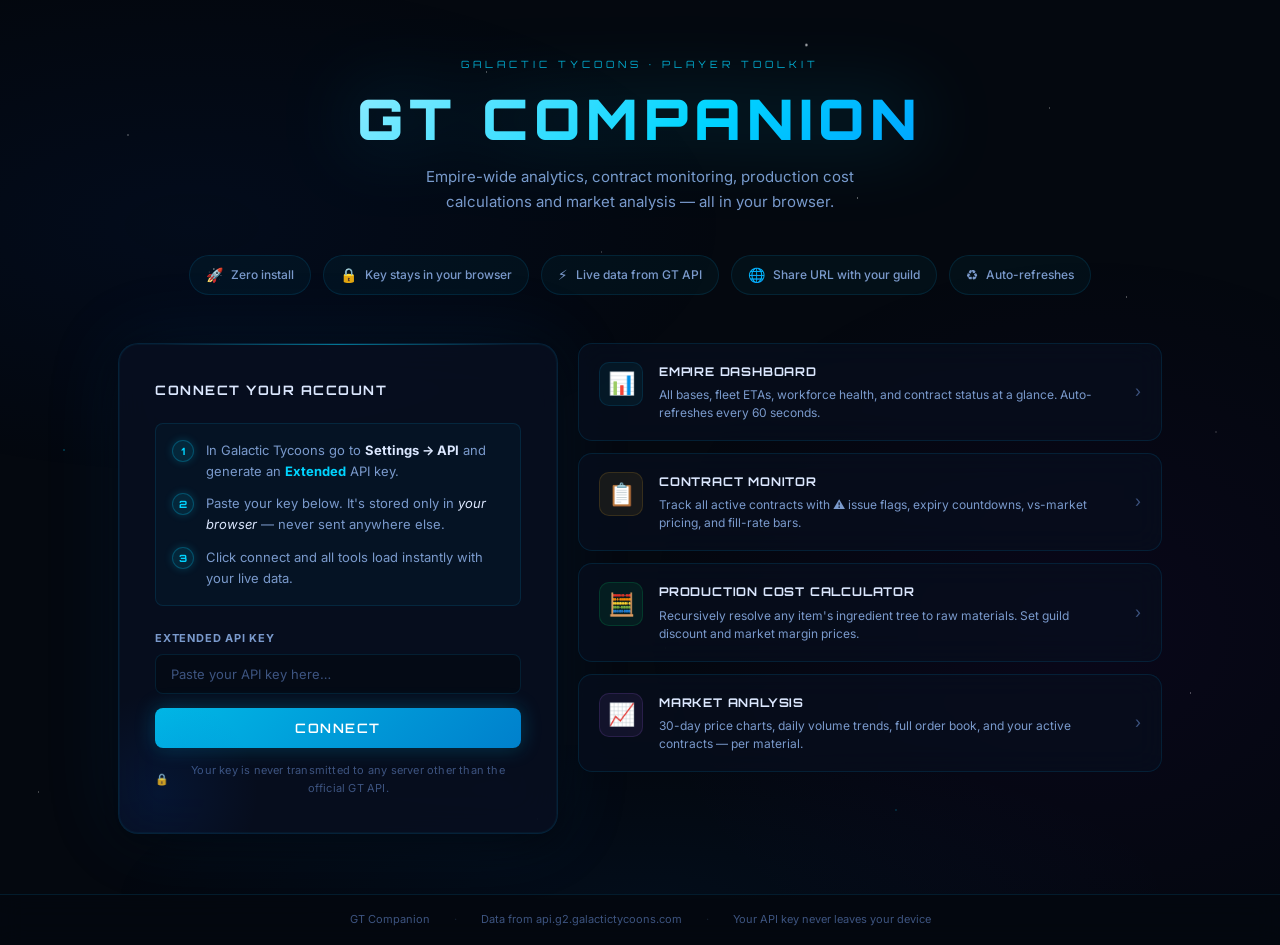
<file: index.html>
<!DOCTYPE html>
<html lang="en">
<head>
  <meta charset="UTF-8">
  <meta name="viewport" content="width=device-width, initial-scale=1.0">
  <title>GT Companion — Galactic Tycoons Tools</title>
  <link rel="stylesheet" href="css/style.css">
  <style>
    .setup-page { flex-direction: column; gap: 0; padding: 0; }

    /* Hero top banner */
    .hero {
      width: 100%;
      padding: 56px 28px 0;
      text-align: center;
      position: relative;
    }

    .hero-eyebrow {
      font-family: var(--font-display);
      font-size: 10px;
      letter-spacing: 4px;
      color: var(--accent);
      text-transform: uppercase;
      margin-bottom: 16px;
      opacity: 0.8;
    }

    .hero-title {
      font-family: var(--font-display);
      font-size: clamp(32px, 6vw, 56px);
      font-weight: 900;
      letter-spacing: 6px;
      line-height: 1.1;
      background: linear-gradient(135deg, #fff 0%, var(--accent) 55%, #0066ff 100%);
      -webkit-background-clip: text;
      -webkit-text-fill-color: transparent;
      background-clip: text;
      margin-bottom: 14px;
      filter: drop-shadow(0 0 40px rgba(0,212,255,0.3));
    }

    .hero-sub {
      font-size: 15px;
      color: var(--text-dim);
      max-width: 480px;
      margin: 0 auto 40px;
      line-height: 1.7;
    }

    /* Feature strip */
    .feature-strip {
      display: flex;
      justify-content: center;
      gap: 12px;
      flex-wrap: wrap;
      padding: 0 28px 48px;
    }

    .feature-chip {
      display: flex;
      align-items: center;
      gap: 8px;
      padding: 8px 16px;
      border-radius: 30px;
      border: 1px solid var(--border);
      background: rgba(0,212,255,0.04);
      font-size: 12px;
      color: var(--text-dim);
      font-weight: 500;
      transition: all 0.2s;
    }

    .feature-chip:hover {
      border-color: var(--border-light);
      color: var(--text);
      background: rgba(0,212,255,0.08);
    }

    .feature-chip .chip-icon { font-size: 14px; }

    /* Main card row */
    .card-row {
      display: flex;
      gap: 20px;
      align-items: flex-start;
      width: 100%;
      max-width: 1100px;
      padding: 0 28px 60px;
    }

    /* Connect card */
    .connect-card {
      background: rgba(8, 15, 32, 0.85);
      backdrop-filter: blur(24px) saturate(1.3);
      -webkit-backdrop-filter: blur(24px) saturate(1.3);
      border: 1px solid var(--border);
      border-radius: var(--radius-xl);
      padding: 36px;
      width: 440px;
      flex-shrink: 0;
      box-shadow: 0 0 80px rgba(0,100,200,0.12), 0 0 0 1px rgba(0,212,255,0.05) inset, var(--shadow);
      position: relative;
      overflow: hidden;
    }

    .connect-card::before {
      content: '';
      position: absolute;
      top: 0; left: 10%; right: 10%;
      height: 1px;
      background: linear-gradient(90deg, transparent, var(--accent), transparent);
      opacity: 0.5;
    }

    .connect-card::after {
      content: '';
      position: absolute;
      bottom: -60px; left: -60px;
      width: 200px; height: 200px;
      border-radius: 50%;
      background: radial-gradient(circle, rgba(0,80,200,0.12) 0%, transparent 70%);
      pointer-events: none;
    }

    .connect-title {
      font-family: var(--font-display);
      font-size: 13px;
      font-weight: 700;
      letter-spacing: 1.5px;
      color: var(--text);
      margin-bottom: 22px;
    }

    .steps-list {
      display: flex;
      flex-direction: column;
      gap: 12px;
      margin-bottom: 24px;
      padding: 16px;
      background: rgba(0,212,255,0.03);
      border: 1px solid var(--border);
      border-radius: var(--radius);
    }

    .step-row {
      display: flex;
      gap: 12px;
      align-items: flex-start;
      font-size: 13px;
      color: var(--text-dim);
    }

    .step-badge {
      width: 22px; height: 22px;
      border-radius: 50%;
      background: rgba(0,212,255,0.1);
      border: 1px solid rgba(0,212,255,0.25);
      display: flex;
      align-items: center;
      justify-content: center;
      font-size: 10px;
      font-weight: 800;
      font-family: var(--font-display);
      color: var(--accent);
      flex-shrink: 0;
      box-shadow: 0 0 8px rgba(0,212,255,0.2);
    }

    #connect-error { display: none; margin-top: 10px; }
    #connect-error.show { display: block; }

    .key-note {
      display: flex;
      align-items: center;
      justify-content: center;
      gap: 6px;
      margin-top: 14px;
      font-size: 11px;
      color: var(--text-muted);
      letter-spacing: 0.2px;
    }

    /* Tools preview cards */
    .tools-col {
      flex: 1;
      display: flex;
      flex-direction: column;
      gap: 12px;
    }

    .tool-card {
      background: rgba(8, 15, 30, 0.7);
      backdrop-filter: blur(14px);
      border: 1px solid var(--border);
      border-radius: var(--radius-lg);
      padding: 18px 20px;
      display: flex;
      gap: 16px;
      align-items: flex-start;
      text-decoration: none;
      color: var(--text);
      transition: all 0.22s;
      position: relative;
      overflow: hidden;
    }

    .tool-card::before {
      content: '';
      position: absolute;
      top: 0; left: 0; right: 0;
      height: 1px;
      background: linear-gradient(90deg, transparent, rgba(0,212,255,0.3), transparent);
      opacity: 0;
      transition: opacity 0.2s;
    }

    .tool-card:hover {
      border-color: var(--border-glow);
      transform: translateX(4px);
      box-shadow: 0 4px 24px rgba(0,0,0,0.4), 0 0 20px rgba(0,212,255,0.06);
    }

    .tool-card:hover::before { opacity: 1; }

    .tool-icon {
      width: 44px; height: 44px;
      border-radius: 10px;
      display: flex;
      align-items: center;
      justify-content: center;
      font-size: 22px;
      flex-shrink: 0;
      border: 1px solid var(--border);
      background: rgba(0,212,255,0.06);
    }

    .tool-icon.gold   { background: rgba(240,180,40,0.08); border-color: rgba(240,180,40,0.15); }
    .tool-icon.green  { background: rgba(0,230,118,0.08); border-color: rgba(0,230,118,0.15); }
    .tool-icon.purple { background: rgba(176,106,255,0.08); border-color: rgba(176,106,255,0.15); }

    .tool-info { flex: 1; }

    .tool-name {
      font-family: var(--font-display);
      font-size: 12px;
      font-weight: 700;
      letter-spacing: 0.8px;
      color: var(--text);
      margin-bottom: 5px;
    }

    .tool-desc { font-size: 12px; color: var(--text-dim); line-height: 1.5; }

    .tool-arrow {
      font-size: 16px;
      color: var(--text-muted);
      align-self: center;
      transition: all 0.2s;
    }

    .tool-card:hover .tool-arrow {
      color: var(--accent);
      transform: translateX(4px);
    }

    /* Bottom bar */
    .bottom-bar {
      padding: 16px 28px;
      border-top: 1px solid var(--border);
      background: rgba(4,8,15,0.8);
      backdrop-filter: blur(12px);
      display: flex;
      align-items: center;
      justify-content: center;
      gap: 24px;
      font-size: 11px;
      color: var(--text-muted);
      width: 100%;
    }

    .bottom-bar .dot { opacity: 0.3; }

    @media (max-width: 900px) {
      .card-row { flex-direction: column; padding: 0 16px 40px; }
      .connect-card { width: 100%; }
      .feature-strip { padding: 0 16px 32px; }
    }
  </style>
</head>
<body>
  <div class="setup-page">

    <!-- Hero -->
    <div class="hero">
      <div class="hero-eyebrow">Galactic Tycoons · Player Toolkit</div>
      <h1 class="hero-title">GT COMPANION</h1>
      <p class="hero-sub">Empire-wide analytics, contract monitoring, production cost calculations and market analysis — all in your browser.</p>
    </div>

    <!-- Feature chips -->
    <div class="feature-strip">
      <div class="feature-chip"><span class="chip-icon">🚀</span> Zero install</div>
      <div class="feature-chip"><span class="chip-icon">🔒</span> Key stays in your browser</div>
      <div class="feature-chip"><span class="chip-icon">⚡</span> Live data from GT API</div>
      <div class="feature-chip"><span class="chip-icon">🌐</span> Share URL with your guild</div>
      <div class="feature-chip"><span class="chip-icon">♻</span> Auto-refreshes</div>
    </div>

    <!-- Main content -->
    <div class="card-row">

      <!-- Connect card -->
      <div class="connect-card">
        <div class="connect-title">CONNECT YOUR ACCOUNT</div>

        <div class="steps-list">
          <div class="step-row">
            <div class="step-badge">1</div>
            <span>In Galactic Tycoons go to <strong style="color:var(--text)">Settings → API</strong> and generate an <strong style="color:var(--accent)">Extended</strong> API key.</span>
          </div>
          <div class="step-row">
            <div class="step-badge">2</div>
            <span>Paste your key below. It's stored only in <em style="color:var(--text)">your browser</em> — never sent anywhere else.</span>
          </div>
          <div class="step-row">
            <div class="step-badge">3</div>
            <span>Click connect and all tools load instantly with your live data.</span>
          </div>
        </div>

        <div class="form-group" style="margin-bottom:14px">
          <label class="form-label">Extended API Key</label>
          <input id="api-key-input" type="password" class="form-input"
            placeholder="Paste your API key here…"
            autocomplete="off" spellcheck="false">
          <div id="connect-error" class="error-box"></div>
        </div>

        <button id="connect-btn" class="btn btn-primary" style="width:100%;justify-content:center;font-family:var(--font-display);letter-spacing:1.5px;padding:12px">
          CONNECT
        </button>

        <div class="key-note">
          <span>🔒</span>
          Your key is never transmitted to any server other than the official GT API.
        </div>
      </div>

      <!-- Tools column -->
      <div class="tools-col">
        <a href="dashboard.html" class="tool-card">
          <div class="tool-icon">📊</div>
          <div class="tool-info">
            <div class="tool-name">EMPIRE DASHBOARD</div>
            <div class="tool-desc">All bases, fleet ETAs, workforce health, and contract status at a glance. Auto-refreshes every 60 seconds.</div>
          </div>
          <div class="tool-arrow">›</div>
        </a>

        <a href="contracts.html" class="tool-card">
          <div class="tool-icon gold">📋</div>
          <div class="tool-info">
            <div class="tool-name">CONTRACT MONITOR</div>
            <div class="tool-desc">Track all active contracts with ⚠ issue flags, expiry countdowns, vs-market pricing, and fill-rate bars.</div>
          </div>
          <div class="tool-arrow">›</div>
        </a>

        <a href="cost-calc.html" class="tool-card">
          <div class="tool-icon green">🧮</div>
          <div class="tool-info">
            <div class="tool-name">PRODUCTION COST CALCULATOR</div>
            <div class="tool-desc">Recursively resolve any item's ingredient tree to raw materials. Set guild discount and market margin prices.</div>
          </div>
          <div class="tool-arrow">›</div>
        </a>

        <a href="market.html" class="tool-card">
          <div class="tool-icon purple">📈</div>
          <div class="tool-info">
            <div class="tool-name">MARKET ANALYSIS</div>
            <div class="tool-desc">30-day price charts, daily volume trends, full order book, and your active contracts — per material.</div>
          </div>
          <div class="tool-arrow">›</div>
        </a>
      </div>
    </div>

    <!-- Bottom bar -->
    <div class="bottom-bar">
      <span>GT Companion</span>
      <span class="dot">·</span>
      <span>Data from api.g2.galactictycoons.com</span>
      <span class="dot">·</span>
      <span>Your API key never leaves your device</span>
    </div>
  </div>

  <script src="js/api.js"></script>
  <script>
    // If already have a key, redirect to dashboard
    if (GtApi.getStoredKey()) {
      window.location.href = 'dashboard.html';
    }

    document.getElementById('connect-btn').addEventListener('click', async function () {
      const key = document.getElementById('api-key-input').value.trim();
      const errorEl = document.getElementById('connect-error');
      const btn = this;

      if (!key) {
        errorEl.textContent = 'Please enter your API key.';
        errorEl.classList.add('show');
        return;
      }

      btn.disabled = true;
      btn.textContent = 'CONNECTING…';
      errorEl.classList.remove('show');

      try {
        const api = new GtApi(key);
        const company = await api.testKey();
        GtApi.saveKey(key);
        btn.textContent = `WELCOME, ${company.name.toUpperCase()}!`;
        setTimeout(() => { window.location.href = 'dashboard.html'; }, 700);
      } catch (err) {
        btn.disabled = false;
        btn.textContent = 'CONNECT';
        let msg = err.message || 'Unknown error.';
        if (msg.startsWith('AUTH_INVALID:'))       msg = 'Invalid API key. Please check and try again.';
        else if (msg.startsWith('CORS_OR_NETWORK:')) msg = 'Cannot reach the GT API. Check your internet connection.';
        else if (msg.startsWith('AUTH_INSUFFICIENT:')) msg = 'This key lacks Extended access. Generate an Extended key in-game.';
        errorEl.textContent = msg;
        errorEl.classList.add('show');
      }
    });

    document.getElementById('api-key-input').addEventListener('keydown', e => {
      if (e.key === 'Enter') document.getElementById('connect-btn').click();
    });
  </script>
</body>
</html>
</file>
<file: css/style.css>
/* ═══════════════════════════════════════════════════════════════════
   GT Companion — Space Theme v2
   Orbitron headings · glassmorphism cards · animated starfield
   ═══════════════════════════════════════════════════════════════════ */

@import url('https://fonts.googleapis.com/css2?family=Orbitron:wght@400;600;700;800;900&family=Inter:wght@300;400;500;600;700&display=swap');

:root {
  /* ── Core palette ── */
  --bg-deep:       #04080f;
  --bg-card:       rgba(10, 18, 35, 0.75);
  --bg-card-solid: #0a1223;
  --bg-card2:      rgba(16, 26, 50, 0.8);
  --bg-input:      rgba(5, 10, 22, 0.9);
  --border:        rgba(0, 180, 255, 0.12);
  --border-glow:   rgba(0, 200, 255, 0.35);
  --border-light:  rgba(0, 200, 255, 0.22);

  /* ── Accent colours ── */
  --accent:        #00d4ff;
  --accent-dim:    #0099cc;
  --accent-glow:   rgba(0, 212, 255, 0.15);
  --accent-pulse:  rgba(0, 212, 255, 0.08);
  --gold:          #f0b429;
  --gold-dim:      #c48a00;
  --green:         #00e676;
  --green-dim:     #00b050;
  --yellow:        #ffca28;
  --red:           #ff4d4d;
  --red-dim:       #cc2222;
  --orange:        #ff8c42;
  --purple:        #b06aff;

  /* ── Text ── */
  --text:          #dce8ff;
  --text-dim:      #7a9acc;
  --text-muted:    #3d5480;

  /* ── Fonts ── */
  --font:         'Inter', system-ui, sans-serif;
  --font-display: 'Orbitron', sans-serif;
  --font-mono:    'Cascadia Code', 'Fira Code', 'Consolas', monospace;

  /* ── Spacing & shape ── */
  --radius:    8px;
  --radius-lg: 14px;
  --radius-xl: 20px;

  /* ── Shadows ── */
  --shadow:       0 8px 32px rgba(0, 0, 0, 0.6);
  --shadow-glow:  0 0 24px rgba(0, 212, 255, 0.18);
  --shadow-card:  0 4px 24px rgba(0, 0, 0, 0.5), 0 1px 0 rgba(255,255,255,0.04) inset;
}

/* ─── Reset ───────────────────────────────────────────────────────── */
*, *::before, *::after { box-sizing: border-box; margin: 0; padding: 0; }
html { scroll-behavior: smooth; }

/* ─── Base body + starfield ───────────────────────────────────────── */
body {
  background: var(--bg-deep);
  color: var(--text);
  font-family: var(--font);
  font-size: 14px;
  line-height: 1.6;
  min-height: 100vh;
  overflow-x: hidden;
}

/* Starfield layers */
body::before,
body::after {
  content: '';
  position: fixed;
  inset: 0;
  pointer-events: none;
  z-index: 0;
}

/* Small distant stars */
body::before {
  background-image:
    radial-gradient(1px 1px at 10% 15%, rgba(255,255,255,0.7) 0%, transparent 100%),
    radial-gradient(1px 1px at 25% 40%, rgba(255,255,255,0.5) 0%, transparent 100%),
    radial-gradient(1px 1px at 38% 8%,  rgba(255,255,255,0.6) 0%, transparent 100%),
    radial-gradient(1px 1px at 52% 72%, rgba(255,255,255,0.4) 0%, transparent 100%),
    radial-gradient(1px 1px at 67% 22%, rgba(255,255,255,0.7) 0%, transparent 100%),
    radial-gradient(1px 1px at 78% 55%, rgba(255,255,255,0.5) 0%, transparent 100%),
    radial-gradient(1px 1px at 88% 33%, rgba(255,255,255,0.6) 0%, transparent 100%),
    radial-gradient(1px 1px at 15% 82%, rgba(255,255,255,0.4) 0%, transparent 100%),
    radial-gradient(1px 1px at 42% 91%, rgba(255,255,255,0.5) 0%, transparent 100%),
    radial-gradient(1px 1px at 93% 77%, rgba(255,255,255,0.6) 0%, transparent 100%),
    radial-gradient(1.5px 1.5px at 5%  50%, rgba(0,212,255,0.4) 0%, transparent 100%),
    radial-gradient(1.5px 1.5px at 70% 90%, rgba(0,212,255,0.3) 0%, transparent 100%),
    radial-gradient(1px 1px at 33% 60%, rgba(255,255,255,0.4) 0%, transparent 100%),
    radial-gradient(1px 1px at 58% 45%, rgba(255,255,255,0.3) 0%, transparent 100%),
    radial-gradient(1px 1px at 82% 12%, rgba(255,255,255,0.5) 0%, transparent 100%),
    radial-gradient(1px 1px at 47% 28%, rgba(255,255,255,0.4) 0%, transparent 100%),
    radial-gradient(1px 1px at 19% 67%, rgba(255,255,255,0.6) 0%, transparent 100%),
    radial-gradient(1px 1px at 95% 48%, rgba(255,255,255,0.4) 0%, transparent 100%),
    radial-gradient(1px 1px at 3%  88%, rgba(255,255,255,0.5) 0%, transparent 100%),
    radial-gradient(2px 2px at 63% 5%,  rgba(255,255,255,0.8) 0%, transparent 100%);
  animation: drift-stars 120s linear infinite;
}

/* Nebula/galaxy glow overlay */
body::after {
  background:
    radial-gradient(ellipse 60% 40% at 15% 25%, rgba(0, 60, 180, 0.08) 0%, transparent 70%),
    radial-gradient(ellipse 50% 60% at 85% 70%, rgba(80, 0, 160, 0.07) 0%, transparent 70%),
    radial-gradient(ellipse 70% 30% at 50% 100%, rgba(0, 100, 200, 0.06) 0%, transparent 60%);
}

@keyframes drift-stars {
  from { transform: translateY(0); }
  to   { transform: translateY(-60px); }
}

/* All page content sits above the starfield */
body > * { position: relative; z-index: 1; }
#gt-nav   { position: fixed; z-index: 100; }

/* ─── Scrollbar ───────────────────────────────────────────────────── */
::-webkit-scrollbar { width: 5px; height: 5px; }
::-webkit-scrollbar-track { background: transparent; }
::-webkit-scrollbar-thumb { background: rgba(0,212,255,0.25); border-radius: 3px; }
::-webkit-scrollbar-thumb:hover { background: rgba(0,212,255,0.45); }

/* ─── Navigation ──────────────────────────────────────────────────── */
#gt-nav {
  top: 0; left: 0; right: 0;
  background: rgba(4, 8, 15, 0.88);
  backdrop-filter: blur(20px) saturate(1.4);
  -webkit-backdrop-filter: blur(20px) saturate(1.4);
  border-bottom: 1px solid var(--border);
  display: flex;
  align-items: center;
  padding: 0 28px;
  height: 58px;
  gap: 6px;
  box-shadow: 0 1px 0 rgba(0,212,255,0.08), 0 4px 24px rgba(0,0,0,0.4);
}

#gt-nav .nav-brand {
  font-family: var(--font-display);
  font-size: 14px;
  font-weight: 800;
  letter-spacing: 2px;
  color: var(--accent);
  margin-right: 20px;
  white-space: nowrap;
  text-decoration: none;
  display: flex;
  align-items: center;
  gap: 10px;
  text-shadow: 0 0 20px rgba(0,212,255,0.5);
}

#gt-nav .nav-brand::before {
  content: '🚀';
  font-size: 17px;
  filter: drop-shadow(0 0 6px rgba(0,212,255,0.6));
}

#gt-nav .nav-links {
  display: flex;
  gap: 2px;
  flex: 1;
}

#gt-nav .nav-link {
  padding: 6px 16px;
  border-radius: var(--radius);
  color: var(--text-dim);
  text-decoration: none;
  font-size: 13px;
  font-weight: 500;
  letter-spacing: 0.3px;
  transition: all 0.2s;
  white-space: nowrap;
}

#gt-nav .nav-link:hover {
  color: var(--text);
  background: rgba(0,212,255,0.07);
}

#gt-nav .nav-link.active {
  color: var(--accent);
  background: rgba(0,212,255,0.1);
  box-shadow: inset 0 0 0 1px rgba(0,212,255,0.2);
}

#gt-nav .nav-right {
  display: flex;
  align-items: center;
  gap: 14px;
  margin-left: auto;
}

#gt-nav .rate-limit-badge {
  font-size: 11px;
  color: var(--text-muted);
  font-family: var(--font-mono);
  padding: 3px 8px;
  border-radius: 4px;
  background: rgba(255,255,255,0.04);
}

#gt-nav .rate-limit-badge.warning {
  color: var(--yellow);
  background: rgba(255,202,40,0.08);
}

#gt-nav .nav-company {
  font-family: var(--font-display);
  font-size: 11px;
  font-weight: 700;
  letter-spacing: 1px;
  color: var(--gold);
  text-shadow: 0 0 12px rgba(240,180,40,0.4);
}

#gt-nav .btn-settings {
  background: rgba(255,255,255,0.04);
  border: 1px solid var(--border);
  color: var(--text-dim);
  padding: 5px 14px;
  border-radius: var(--radius);
  cursor: pointer;
  font-size: 12px;
  font-family: var(--font);
  transition: all 0.2s;
}

#gt-nav .btn-settings:hover {
  border-color: var(--border-light);
  color: var(--text);
  background: rgba(0,212,255,0.06);
}

/* ─── Page layout ─────────────────────────────────────────────────── */
.page-content {
  padding: 82px 28px 48px;
  max-width: 1440px;
  margin: 0 auto;
}

.page-header { margin-bottom: 28px; }

.page-title {
  font-family: var(--font-display);
  font-size: 18px;
  font-weight: 700;
  letter-spacing: 1px;
  color: var(--text);
  margin-bottom: 4px;
}

.page-subtitle { font-size: 13px; color: var(--text-dim); }

/* ─── Cards (glassmorphism) ───────────────────────────────────────── */
.card {
  background: var(--bg-card);
  backdrop-filter: blur(16px) saturate(1.2);
  -webkit-backdrop-filter: blur(16px) saturate(1.2);
  border: 1px solid var(--border);
  border-radius: var(--radius-lg);
  padding: 20px;
  box-shadow: var(--shadow-card);
  transition: border-color 0.2s;
}

.card:hover { border-color: var(--border-light); }

.card-header {
  display: flex;
  align-items: center;
  justify-content: space-between;
  margin-bottom: 16px;
}

.card-title {
  font-family: var(--font-display);
  font-size: 11px;
  font-weight: 600;
  letter-spacing: 1.5px;
  color: var(--text-dim);
  text-transform: uppercase;
}

/* ─── Stat cards ──────────────────────────────────────────────────── */
.stat-grid {
  display: grid;
  grid-template-columns: repeat(auto-fit, minmax(160px, 1fr));
  gap: 12px;
  margin-bottom: 28px;
}

.stat-card {
  background: var(--bg-card);
  backdrop-filter: blur(16px);
  -webkit-backdrop-filter: blur(16px);
  border: 1px solid var(--border);
  border-radius: var(--radius-lg);
  padding: 18px 20px;
  position: relative;
  overflow: hidden;
  transition: border-color 0.2s, transform 0.2s;
  box-shadow: var(--shadow-card);
}

.stat-card:hover {
  border-color: var(--border-glow);
  transform: translateY(-1px);
}

/* Glowing top-edge accent */
.stat-card::before {
  content: '';
  position: absolute;
  top: 0; left: 0; right: 0;
  height: 1px;
  background: linear-gradient(90deg, transparent, var(--accent), transparent);
  opacity: 0.6;
}

.stat-card.gold::before  { background: linear-gradient(90deg, transparent, var(--gold), transparent); }
.stat-card.green::before { background: linear-gradient(90deg, transparent, var(--green), transparent); }

/* Glow shimmer in corner */
.stat-card::after {
  content: '';
  position: absolute;
  top: -40px; right: -40px;
  width: 100px; height: 100px;
  border-radius: 50%;
  background: var(--accent);
  opacity: 0.03;
  filter: blur(20px);
}

.stat-card.gold::after  { background: var(--gold); }
.stat-card.green::after { background: var(--green); }

.stat-label {
  font-size: 10px;
  text-transform: uppercase;
  letter-spacing: 1px;
  color: var(--text-muted);
  margin-bottom: 8px;
  font-weight: 600;
}

.stat-value {
  font-family: var(--font-display);
  font-size: 20px;
  font-weight: 700;
  color: var(--text);
  letter-spacing: 0.5px;
}

.stat-value.accent { color: var(--accent); text-shadow: 0 0 16px rgba(0,212,255,0.4); }
.stat-value.gold   { color: var(--gold);   text-shadow: 0 0 16px rgba(240,180,40,0.3); }
.stat-value.green  { color: var(--green);  text-shadow: 0 0 16px rgba(0,230,118,0.3); }

.stat-sub { font-size: 11px; color: var(--text-dim); margin-top: 3px; }

/* ─── Base cards grid ─────────────────────────────────────────────── */
.base-grid {
  display: grid;
  grid-template-columns: repeat(auto-fill, minmax(270px, 1fr));
  gap: 14px;
  margin-bottom: 28px;
}

.base-card {
  background: var(--bg-card);
  backdrop-filter: blur(14px);
  -webkit-backdrop-filter: blur(14px);
  border: 1px solid var(--border);
  border-radius: var(--radius-lg);
  padding: 18px;
  transition: border-color 0.2s, transform 0.2s, box-shadow 0.2s;
  box-shadow: var(--shadow-card);
  position: relative;
  overflow: hidden;
}

.base-card::before {
  content: '';
  position: absolute;
  top: 0; left: 0; right: 0;
  height: 1px;
  background: linear-gradient(90deg, transparent, rgba(0,212,255,0.4), transparent);
}

.base-card:hover {
  border-color: var(--border-glow);
  transform: translateY(-2px);
  box-shadow: 0 8px 32px rgba(0,0,0,0.5), 0 0 20px rgba(0,212,255,0.08);
}

.base-card-header {
  display: flex;
  justify-content: space-between;
  align-items: flex-start;
  margin-bottom: 14px;
}

.base-name {
  font-family: var(--font-display);
  font-size: 12px;
  font-weight: 700;
  color: var(--text);
  letter-spacing: 0.5px;
}

.base-planet { font-size: 11px; color: var(--text-muted); margin-top: 3px; }

.base-exp-badge {
  font-size: 10px;
  padding: 2px 8px;
  border-radius: 4px;
  background: rgba(0,212,255,0.08);
  border: 1px solid var(--border);
  color: var(--accent-dim);
  font-weight: 600;
}

.base-stats { display: flex; flex-direction: column; gap: 9px; }

.base-stat-row {
  display: flex;
  justify-content: space-between;
  align-items: center;
  font-size: 12px;
}

.base-stat-label { color: var(--text-muted); }

.base-stat-value {
  font-weight: 700;
  color: var(--text);
  font-family: var(--font-mono);
  font-size: 12px;
}

/* ─── Progress bars ───────────────────────────────────────────────── */
.progress-bar {
  width: 100%;
  height: 4px;
  background: rgba(255,255,255,0.06);
  border-radius: 3px;
  overflow: hidden;
  margin-top: 5px;
}

.progress-fill {
  height: 100%;
  border-radius: 3px;
  transition: width 0.5s;
}

.progress-fill.green  { background: linear-gradient(90deg, var(--green-dim), var(--green)); box-shadow: 0 0 8px rgba(0,230,118,0.4); }
.progress-fill.yellow { background: linear-gradient(90deg, #e0a000, var(--yellow)); box-shadow: 0 0 8px rgba(255,202,40,0.4); }
.progress-fill.red    { background: linear-gradient(90deg, var(--red-dim), var(--red)); box-shadow: 0 0 8px rgba(255,77,77,0.4); }
.progress-fill.gold   { background: linear-gradient(90deg, var(--gold-dim), var(--gold)); }
.progress-fill.accent { background: linear-gradient(90deg, var(--accent-dim), var(--accent)); box-shadow: 0 0 8px rgba(0,212,255,0.4); }

/* Satisfaction dots */
.sat-dots { display: flex; gap: 5px; }

.sat-dot {
  width: 8px; height: 8px;
  border-radius: 50%;
  background: rgba(255,255,255,0.07);
  border: 1px solid rgba(255,255,255,0.1);
}

.sat-dot.full   { background: var(--green);  border-color: var(--green);  box-shadow: 0 0 5px rgba(0,230,118,0.6); }
.sat-dot.medium { background: var(--yellow); border-color: var(--yellow); box-shadow: 0 0 5px rgba(255,202,40,0.6); }
.sat-dot.low    { background: var(--red);    border-color: var(--red);    box-shadow: 0 0 5px rgba(255,77,77,0.6); }

/* ─── Tables ──────────────────────────────────────────────────────── */
.gt-table-wrap {
  overflow-x: auto;
  border-radius: var(--radius-lg);
  border: 1px solid var(--border);
  background: var(--bg-card);
  backdrop-filter: blur(12px);
}

.gt-table {
  width: 100%;
  border-collapse: collapse;
  font-size: 13px;
}

.gt-table th {
  background: rgba(0,212,255,0.04);
  color: var(--text-muted);
  font-size: 10px;
  text-transform: uppercase;
  letter-spacing: 1px;
  padding: 11px 16px;
  text-align: left;
  border-bottom: 1px solid var(--border);
  white-space: nowrap;
  font-weight: 700;
}

.gt-table td {
  padding: 11px 16px;
  border-bottom: 1px solid rgba(0,212,255,0.05);
  color: var(--text);
  vertical-align: middle;
}

.gt-table tr:last-child td { border-bottom: none; }

.gt-table tbody tr {
  transition: background 0.15s;
}

.gt-table tbody tr:hover {
  background: rgba(0,212,255,0.04);
}

.gt-table .mono { font-family: var(--font-mono); }

/* ─── Badges ──────────────────────────────────────────────────────── */
.badge {
  display: inline-flex;
  align-items: center;
  gap: 4px;
  padding: 3px 9px;
  border-radius: 5px;
  font-size: 10px;
  font-weight: 800;
  letter-spacing: 0.5px;
  white-space: nowrap;
  font-family: var(--font-display);
}

.badge-active    { background: rgba(0,230,118,0.1);  color: var(--green);  border: 1px solid rgba(0,230,118,0.25); }
.badge-pending   { background: rgba(255,202,40,0.1); color: var(--yellow); border: 1px solid rgba(255,202,40,0.25); }
.badge-done      { background: rgba(100,120,180,0.1); color: var(--text-dim); border: 1px solid var(--border); }
.badge-cancelled { background: rgba(255,77,77,0.08); color: var(--red);    border: 1px solid rgba(255,77,77,0.2); }
.badge-sell      { background: rgba(0,212,255,0.1);  color: var(--accent); border: 1px solid rgba(0,212,255,0.25); }
.badge-buy       { background: rgba(240,180,40,0.1); color: var(--gold);   border: 1px solid rgba(240,180,40,0.25); }
.badge-warn      { background: rgba(255,140,66,0.1); color: var(--orange); border: 1px solid rgba(255,140,66,0.25); }
.badge-error     { background: rgba(255,77,77,0.1);  color: var(--red);    border: 1px solid rgba(255,77,77,0.25); }

/* ─── Flag chips ──────────────────────────────────────────────────── */
.flags { display: flex; gap: 4px; flex-wrap: wrap; }

.flag-chip {
  font-size: 9px;
  padding: 2px 7px;
  border-radius: 3px;
  font-weight: 800;
  letter-spacing: 0.4px;
  font-family: var(--font-display);
}

.flag-nostock  { background: rgba(255,77,77,0.12);  color: #ff6b6b; border: 1px solid rgba(255,77,77,0.2); }
.flag-nospace  { background: rgba(255,140,66,0.12); color: var(--orange); border: 1px solid rgba(255,140,66,0.2); }
.flag-expiring { background: rgba(255,202,40,0.12); color: var(--yellow); border: 1px solid rgba(255,202,40,0.2); }
.flag-ok       { background: rgba(0,230,118,0.08); color: var(--green-dim); border: 1px solid rgba(0,230,118,0.15); }

/* ─── Section headers ─────────────────────────────────────────────── */
.section { margin-bottom: 28px; }

.section-header {
  display: flex;
  align-items: center;
  justify-content: space-between;
  margin-bottom: 14px;
  padding-bottom: 10px;
  border-bottom: 1px solid var(--border);
}

.section-title {
  font-family: var(--font-display);
  font-size: 13px;
  font-weight: 700;
  letter-spacing: 0.8px;
  color: var(--text);
  display: flex;
  align-items: center;
  gap: 10px;
}

.section-title .icon { font-size: 15px; }
.section-count { font-size: 11px; color: var(--text-muted); font-family: var(--font-mono); }

/* ─── Pulse row ───────────────────────────────────────────────────── */
.pulse-row {
  display: flex;
  gap: 12px;
  flex-wrap: wrap;
  margin-bottom: 28px;
}

.pulse-item {
  background: var(--bg-card);
  backdrop-filter: blur(12px);
  border: 1px solid var(--border);
  border-radius: var(--radius-lg);
  padding: 14px 20px;
  text-align: center;
  flex: 1;
  min-width: 100px;
  position: relative;
  overflow: hidden;
  transition: border-color 0.2s, transform 0.2s;
}

.pulse-item:hover {
  border-color: var(--border-light);
  transform: translateY(-1px);
}

.pulse-num {
  font-family: var(--font-display);
  font-size: 26px;
  font-weight: 900;
  color: var(--text);
}

.pulse-num.green  { color: var(--green);  text-shadow: 0 0 20px rgba(0,230,118,0.4); }
.pulse-num.yellow { color: var(--yellow); text-shadow: 0 0 20px rgba(255,202,40,0.4); }
.pulse-num.red    { color: var(--red);    text-shadow: 0 0 20px rgba(255,77,77,0.4); }
.pulse-num.accent { color: var(--accent); text-shadow: 0 0 20px rgba(0,212,255,0.4); }

.pulse-label {
  font-size: 10px;
  color: var(--text-muted);
  text-transform: uppercase;
  letter-spacing: 0.8px;
  margin-top: 4px;
  font-weight: 600;
}

/* ─── Buttons ─────────────────────────────────────────────────────── */
.btn {
  display: inline-flex;
  align-items: center;
  gap: 7px;
  padding: 9px 20px;
  border-radius: var(--radius);
  font-size: 13px;
  font-weight: 600;
  cursor: pointer;
  transition: all 0.2s;
  border: none;
  text-decoration: none;
  font-family: var(--font);
  letter-spacing: 0.3px;
}

.btn-primary {
  background: linear-gradient(135deg, #00b8e6, #0080cc);
  color: #fff;
  box-shadow: 0 0 20px rgba(0,180,230,0.3), 0 2px 8px rgba(0,0,0,0.3);
}

.btn-primary:hover {
  background: linear-gradient(135deg, #00d4ff, #0099e6);
  box-shadow: 0 0 28px rgba(0,212,255,0.45), 0 2px 8px rgba(0,0,0,0.3);
  transform: translateY(-1px);
}

.btn-primary:active { transform: translateY(0); }

.btn-secondary {
  background: rgba(255,255,255,0.05);
  color: var(--text);
  border: 1px solid var(--border);
}

.btn-secondary:hover {
  border-color: var(--border-light);
  background: rgba(0,212,255,0.08);
}

.btn-ghost {
  background: none;
  color: var(--text-dim);
  border: 1px solid var(--border);
}

.btn-ghost:hover {
  color: var(--text);
  border-color: var(--border-light);
  background: rgba(255,255,255,0.04);
}

.btn:disabled { opacity: 0.45; cursor: not-allowed; transform: none !important; }

/* ─── Forms ───────────────────────────────────────────────────────── */
.form-group { margin-bottom: 18px; }

.form-label {
  display: block;
  font-size: 11px;
  font-weight: 700;
  color: var(--text-dim);
  text-transform: uppercase;
  letter-spacing: 0.8px;
  margin-bottom: 7px;
}

.form-input {
  width: 100%;
  background: var(--bg-input);
  border: 1px solid var(--border);
  border-radius: var(--radius);
  color: var(--text);
  padding: 11px 15px;
  font-size: 13px;
  font-family: var(--font);
  outline: none;
  transition: border-color 0.2s, box-shadow 0.2s;
}

.form-input:focus {
  border-color: rgba(0,212,255,0.5);
  box-shadow: 0 0 0 3px rgba(0,212,255,0.08);
}

.form-input::placeholder { color: var(--text-muted); }

.form-select {
  width: 100%;
  background: var(--bg-input);
  border: 1px solid var(--border);
  border-radius: var(--radius);
  color: var(--text);
  padding: 9px 32px 9px 12px;
  font-size: 13px;
  font-family: var(--font);
  outline: none;
  cursor: pointer;
  transition: border-color 0.2s;
  appearance: none;
  background-image: url("data:image/svg+xml,%3Csvg xmlns='http://www.w3.org/2000/svg' width='12' height='12' viewBox='0 0 12 12'%3E%3Cpath fill='%233d5480' d='M6 8L1 3h10z'/%3E%3C/svg%3E");
  background-repeat: no-repeat;
  background-position: right 12px center;
  background-attachment: scroll;
}

.form-select:focus { border-color: rgba(0,212,255,0.4); }

.form-range {
  width: 100%;
  accent-color: var(--accent);
  cursor: pointer;
  height: 4px;
}

/* ─── Filter bar ──────────────────────────────────────────────────── */
.filter-bar {
  display: flex;
  gap: 12px;
  flex-wrap: wrap;
  margin-bottom: 16px;
  padding: 16px 18px;
  background: var(--bg-card);
  backdrop-filter: blur(12px);
  border: 1px solid var(--border);
  border-radius: var(--radius-lg);
  align-items: flex-end;
}

.filter-group {
  display: flex;
  flex-direction: column;
  gap: 5px;
  min-width: 130px;
}

.filter-label {
  font-size: 10px;
  text-transform: uppercase;
  letter-spacing: 0.8px;
  color: var(--text-muted);
  font-weight: 700;
}

/* ─── vs Market pill ──────────────────────────────────────────────── */
.vs-market {
  font-size: 11px;
  font-weight: 700;
  font-family: var(--font-mono);
  padding: 2px 7px;
  border-radius: 4px;
}

.vs-market.above { color: var(--green);   background: rgba(0,230,118,0.1); }
.vs-market.below { color: var(--orange);  background: rgba(255,140,66,0.1); }
.vs-market.atpar { color: var(--text-dim); background: rgba(255,255,255,0.04); }

/* ─── Cost calc specifics ─────────────────────────────────────────── */
.tree-node { padding: 1px 0; }

.tree-row {
  display: flex;
  align-items: center;
  justify-content: space-between;
  padding: 5px 8px;
  border-radius: 5px;
  font-size: 12px;
  font-family: var(--font-mono);
  cursor: default;
  transition: background 0.1s;
}

.tree-row:hover { background: rgba(0,212,255,0.04); }
.tree-row .left  { display: flex; align-items: center; gap: 7px; }
.tree-row .right { display: flex; gap: 16px; text-align: right; }
.tree-row .right span { min-width: 80px; }
.tree-indent { border-left: 1px dashed rgba(0,212,255,0.15); margin-left: 14px; padding-left: 10px; }
.is-raw .mat-name    { color: var(--text-dim); }
.is-crafted .mat-name { color: var(--text); font-weight: 600; }
.tree-icon    { font-size: 10px; color: var(--text-muted); }
.qty-label    { color: var(--accent); }
.price-label  { color: var(--text-dim); }
.total-label  { color: var(--gold); font-weight: 700; }

.price-comparison {
  display: grid;
  grid-template-columns: 1fr 1fr;
  gap: 10px;
  margin-top: 14px;
}

.price-box {
  background: rgba(255,255,255,0.03);
  border: 1px solid var(--border);
  border-radius: var(--radius);
  padding: 15px;
  text-align: center;
  transition: border-color 0.2s;
}

.price-box:hover { border-color: var(--border-light); }

.price-box .pb-label { font-size: 10px; text-transform: uppercase; letter-spacing: 0.8px; color: var(--text-muted); margin-bottom: 7px; font-weight: 700; }
.price-box .pb-value { font-family: var(--font-display); font-size: 17px; font-weight: 800; color: var(--text); }
.price-box .pb-sub   { font-size: 10px; color: var(--text-dim); margin-top: 4px; }
.price-box.breakeven { }
.price-box.guild     { border-color: rgba(0,230,118,0.2); }
.price-box.guild .pb-value { color: var(--green); text-shadow: 0 0 14px rgba(0,230,118,0.3); }
.price-box.market    { border-color: rgba(0,212,255,0.2); }
.price-box.market .pb-value { color: var(--accent); text-shadow: 0 0 14px rgba(0,212,255,0.3); }
.price-box.current   { border-color: rgba(240,180,40,0.2); }
.price-box.current .pb-value { color: var(--gold); text-shadow: 0 0 14px rgba(240,180,40,0.3); }

.cost-summary {
  background: rgba(0,212,255,0.03);
  border: 1px solid var(--border);
  border-radius: var(--radius-lg);
  padding: 20px;
  margin-top: 20px;
}

.cost-row {
  display: flex;
  justify-content: space-between;
  align-items: center;
  padding: 9px 0;
  border-bottom: 1px solid rgba(0,212,255,0.06);
  font-size: 13px;
}

.cost-row:last-child { border-bottom: none; }
.cost-row.highlight  { font-size: 15px; font-weight: 700; }
.cost-label { color: var(--text-dim); }
.cost-value { font-family: var(--font-mono); font-weight: 700; }

.margin-indicator {
  display: flex;
  align-items: center;
  gap: 8px;
  font-size: 12px;
  margin-top: 10px;
  color: var(--text-dim);
}

.margin-pill {
  padding: 2px 9px;
  border-radius: 4px;
  font-weight: 700;
  font-family: var(--font-mono);
  font-size: 12px;
}

.margin-pill.positive { background: rgba(0,230,118,0.1); color: var(--green); }
.margin-pill.negative { background: rgba(255,77,77,0.1); color: var(--red); }
.margin-pill.neutral  { background: rgba(255,255,255,0.04); color: var(--text-dim); }

.recipe-option {
  padding: 10px 14px;
  border: 1px solid var(--border);
  border-radius: var(--radius);
  cursor: pointer;
  font-size: 12px;
  margin-bottom: 7px;
  transition: all 0.15s;
  background: rgba(255,255,255,0.02);
}

.recipe-option:hover, .recipe-option.selected {
  border-color: rgba(0,212,255,0.4);
  background: rgba(0,212,255,0.06);
  color: var(--accent);
}

.recipe-option .ro-building { color: var(--text-muted); font-size: 11px; margin-top: 3px; }

/* ─── Ship status ─────────────────────────────────────────────────── */
.ship-fuel { display: flex; align-items: center; gap: 8px; }

.fuel-dot {
  width: 8px; height: 8px;
  border-radius: 50%;
  flex-shrink: 0;
}

.fuel-dot.green  { background: var(--green);  box-shadow: 0 0 7px rgba(0,230,118,0.7); }
.fuel-dot.yellow { background: var(--yellow); box-shadow: 0 0 7px rgba(255,202,40,0.7); }
.fuel-dot.red    { background: var(--red);    box-shadow: 0 0 7px rgba(255,77,77,0.7); }

.in-flight-badge {
  display: inline-flex;
  align-items: center;
  gap: 5px;
  font-size: 11px;
  color: var(--accent);
  background: rgba(0,212,255,0.08);
  border: 1px solid rgba(0,212,255,0.2);
  border-radius: 5px;
  padding: 3px 9px;
  animation: pulse-glow 2s ease-in-out infinite;
}

@keyframes pulse-glow {
  0%, 100% { box-shadow: 0 0 6px rgba(0,212,255,0.2); }
  50%       { box-shadow: 0 0 14px rgba(0,212,255,0.4); }
}

/* ─── Loading ─────────────────────────────────────────────────────── */
.loading-spinner {
  display: inline-block;
  width: 18px; height: 18px;
  border: 2px solid rgba(0,212,255,0.15);
  border-top-color: var(--accent);
  border-radius: 50%;
  animation: spin 0.7s linear infinite;
}

@keyframes spin { to { transform: rotate(360deg); } }

.loading-overlay {
  display: flex;
  flex-direction: column;
  align-items: center;
  justify-content: center;
  padding: 40px;
  gap: 12px;
  color: var(--text-dim);
  font-size: 13px;
}

/* ─── Error / info boxes ──────────────────────────────────────────── */
.error-box {
  background: rgba(255,77,77,0.07);
  border: 1px solid rgba(255,77,77,0.25);
  border-radius: var(--radius);
  padding: 14px 18px;
  color: #ff8080;
  font-size: 13px;
}

.error-box .error-title { font-weight: 700; margin-bottom: 4px; }

.info-box {
  background: rgba(0,212,255,0.05);
  border: 1px solid rgba(0,212,255,0.15);
  border-radius: var(--radius);
  padding: 14px 18px;
  color: var(--text-dim);
  font-size: 13px;
}

/* ─── Setup / landing page ────────────────────────────────────────── */
.setup-page {
  min-height: 100vh;
  display: flex;
  align-items: center;
  justify-content: center;
  padding: 28px;
}

.setup-card {
  background: rgba(8, 15, 32, 0.85);
  backdrop-filter: blur(24px) saturate(1.3);
  -webkit-backdrop-filter: blur(24px) saturate(1.3);
  border: 1px solid var(--border);
  border-radius: var(--radius-xl);
  padding: 44px 48px;
  width: 100%;
  max-width: 500px;
  box-shadow: 0 0 80px rgba(0,100,200,0.12), 0 0 0 1px rgba(0,212,255,0.05) inset, var(--shadow);
  position: relative;
  overflow: hidden;
}

/* Top glow stripe on setup card */
.setup-card::before {
  content: '';
  position: absolute;
  top: 0; left: 10%; right: 10%;
  height: 1px;
  background: linear-gradient(90deg, transparent, var(--accent), transparent);
  opacity: 0.6;
}

/* Corner glow */
.setup-card::after {
  content: '';
  position: absolute;
  top: -60px; right: -60px;
  width: 180px; height: 180px;
  border-radius: 50%;
  background: radial-gradient(circle, rgba(0,212,255,0.1) 0%, transparent 70%);
  pointer-events: none;
}

.setup-logo {
  text-align: center;
  margin-bottom: 36px;
}

.setup-logo .logo-icon {
  font-size: 52px;
  display: block;
  margin-bottom: 14px;
  filter: drop-shadow(0 0 14px rgba(0,212,255,0.5));
  animation: float 4s ease-in-out infinite;
}

@keyframes float {
  0%, 100% { transform: translateY(0px); }
  50%       { transform: translateY(-6px); }
}

.setup-logo .logo-title {
  font-family: var(--font-display);
  font-size: 26px;
  font-weight: 900;
  letter-spacing: 4px;
  color: var(--accent);
  text-shadow: 0 0 30px rgba(0,212,255,0.5), 0 0 60px rgba(0,212,255,0.2);
}

.setup-logo .logo-sub {
  font-size: 12px;
  color: var(--text-muted);
  margin-top: 6px;
  letter-spacing: 1.5px;
  text-transform: uppercase;
}

.setup-steps {
  margin-bottom: 28px;
  display: flex;
  flex-direction: column;
  gap: 12px;
  padding: 20px;
  background: rgba(0,212,255,0.03);
  border: 1px solid var(--border);
  border-radius: var(--radius);
}

.setup-step {
  display: flex;
  align-items: flex-start;
  gap: 14px;
  font-size: 13px;
  color: var(--text-dim);
}

.step-num {
  background: rgba(0,212,255,0.1);
  border: 1px solid rgba(0,212,255,0.2);
  border-radius: 50%;
  width: 24px; height: 24px;
  display: flex;
  align-items: center;
  justify-content: center;
  font-size: 11px;
  font-weight: 800;
  font-family: var(--font-display);
  color: var(--accent);
  flex-shrink: 0;
  margin-top: 1px;
  box-shadow: 0 0 8px rgba(0,212,255,0.2);
}

.key-note {
  margin-top: 14px;
  font-size: 11px;
  color: var(--text-muted);
  text-align: center;
  letter-spacing: 0.3px;
}

/* ─── Feature cards (landing) ─────────────────────────────────────── */
.feature-grid {
  display: grid;
  grid-template-columns: 1fr 1fr;
  gap: 10px;
  margin-top: 24px;
}

.feature-card {
  background: rgba(0,212,255,0.03);
  border: 1px solid var(--border);
  border-radius: var(--radius);
  padding: 14px 16px;
  font-size: 12px;
  color: var(--text-dim);
  transition: border-color 0.2s, background 0.2s;
  display: flex;
  gap: 12px;
  align-items: flex-start;
}

.feature-card:hover {
  border-color: var(--border-light);
  background: rgba(0,212,255,0.05);
}

.feat-icon-wrap {
  width: 34px; height: 34px;
  border-radius: 8px;
  display: flex;
  align-items: center;
  justify-content: center;
  font-size: 18px;
  flex-shrink: 0;
  background: rgba(0,212,255,0.08);
  border: 1px solid rgba(0,212,255,0.15);
}

.feature-card .feat-title {
  font-size: 12px;
  font-weight: 700;
  color: var(--text);
  margin-bottom: 3px;
}

/* ─── Autocomplete ────────────────────────────────────────────────── */
.autocomplete-wrap { position: relative; }

.autocomplete-list {
  position: absolute;
  top: 100%; left: 0; right: 0;
  background: rgba(8, 14, 28, 0.98);
  backdrop-filter: blur(20px);
  border: 1px solid var(--border-glow);
  border-radius: var(--radius);
  z-index: 50;
  max-height: 240px;
  overflow-y: auto;
  box-shadow: 0 8px 32px rgba(0,0,0,0.6), 0 0 20px rgba(0,212,255,0.1);
  margin-top: 4px;
}

.autocomplete-item {
  padding: 9px 14px;
  cursor: pointer;
  font-size: 13px;
  color: var(--text);
  display: flex;
  justify-content: space-between;
  align-items: center;
  transition: background 0.1s;
}

.autocomplete-item:hover, .autocomplete-item.selected {
  background: rgba(0,212,255,0.08);
  color: var(--accent);
}

.autocomplete-item .mat-tier {
  font-size: 10px;
  color: var(--text-muted);
  font-family: var(--font-mono);
}

/* ─── Slider ──────────────────────────────────────────────────────── */
.slider-row { display: flex; align-items: center; gap: 12px; }

.slider-value {
  font-family: var(--font-display);
  font-weight: 700;
  color: var(--accent);
  font-size: 14px;
  min-width: 44px;
  text-align: right;
  text-shadow: 0 0 10px rgba(0,212,255,0.4);
}

/* ─── Settings modal ──────────────────────────────────────────────── */
.modal-overlay {
  position: fixed;
  inset: 0;
  background: rgba(0,0,0,0.75);
  backdrop-filter: blur(8px);
  z-index: 200;
  display: flex;
  align-items: center;
  justify-content: center;
}

.modal-overlay.hidden { display: none; }

.modal {
  background: rgba(8, 15, 30, 0.97);
  backdrop-filter: blur(20px);
  border: 1px solid var(--border-glow);
  border-radius: var(--radius-lg);
  padding: 30px;
  width: 100%;
  max-width: 420px;
  box-shadow: var(--shadow), var(--shadow-glow);
}

.modal-title {
  font-family: var(--font-display);
  font-size: 15px;
  font-weight: 700;
  letter-spacing: 1px;
  margin-bottom: 22px;
  color: var(--text);
}

.modal-actions {
  display: flex;
  justify-content: flex-end;
  gap: 10px;
  margin-top: 22px;
}

/* ─── Refresh indicator ───────────────────────────────────────────── */
.refresh-bar {
  display: flex;
  align-items: center;
  gap: 8px;
  font-size: 11px;
  color: var(--text-muted);
}

.refresh-dot {
  width: 6px; height: 6px;
  border-radius: 50%;
  background: var(--green);
  box-shadow: 0 0 5px rgba(0,230,118,0.7);
  animation: pulse-dot 2.5s ease-in-out infinite;
}

@keyframes pulse-dot {
  0%, 100% { opacity: 1; box-shadow: 0 0 5px rgba(0,230,118,0.7); }
  50%       { opacity: 0.4; box-shadow: 0 0 2px rgba(0,230,118,0.3); }
}

/* ─── Summary / contract bars ─────────────────────────────────────── */
.summary-bar {
  display: flex;
  gap: 24px;
  padding: 14px 20px;
  background: var(--bg-card);
  backdrop-filter: blur(12px);
  border: 1px solid var(--border);
  border-radius: var(--radius-lg);
  margin-bottom: 16px;
  flex-wrap: wrap;
  font-size: 13px;
}

.summary-item { display: flex; flex-direction: column; gap: 3px; }
.summary-item .s-label { font-size: 10px; text-transform: uppercase; letter-spacing: 0.7px; color: var(--text-muted); font-weight: 700; }
.summary-item .s-value { font-family: var(--font-display); font-weight: 700; font-size: 15px; color: var(--text); }

.fill-bar { display: flex; align-items: center; gap: 7px; }
.fill-bar .fb { height: 3px; border-radius: 2px; background: rgba(255,255,255,0.07); width: 48px; overflow: hidden; }
.fill-bar .fb-fill { height: 100%; background: var(--accent); border-radius: 2px; box-shadow: 0 0 4px rgba(0,212,255,0.5); }

/* ─── Market page specifics ───────────────────────────────────────── */
.trend-pill {
  display: inline-flex;
  align-items: center;
  gap: 4px;
  padding: 3px 9px;
  border-radius: 5px;
  font-size: 11px;
  font-weight: 700;
  font-family: var(--font-display);
}

.trend-up   { background: rgba(0,230,118,0.1); color: var(--green); border: 1px solid rgba(0,230,118,0.2); }
.trend-down { background: rgba(255,77,77,0.1); color: var(--red);   border: 1px solid rgba(255,77,77,0.2); }
.trend-flat { background: rgba(255,255,255,0.04); color: var(--text-dim); border: 1px solid var(--border); }

/* ─── Responsive ──────────────────────────────────────────────────── */
@media (max-width: 768px) {
  .page-content { padding: 74px 16px 32px; }
  .stat-grid { grid-template-columns: repeat(2, 1fr); }
  .base-grid { grid-template-columns: 1fr; }
  .pulse-row { gap: 8px; }
  .filter-bar { flex-direction: column; }
  .setup-card { padding: 28px 24px; }
  .feature-grid { grid-template-columns: 1fr; }
}

/* ─── Utilities ───────────────────────────────────────────────────── */
.hidden      { display: none !important; }
.flex        { display: flex; }
.flex-col    { flex-direction: column; }
.gap-8       { gap: 8px; }
.gap-12      { gap: 12px; }
.mt-8        { margin-top: 8px; }
.mt-16       { margin-top: 16px; }
.mt-24       { margin-top: 24px; }
.mb-16       { margin-bottom: 16px; }
.text-right  { text-align: right; }
.text-center { text-align: center; }
.text-mono   { font-family: var(--font-mono); }
.text-display { font-family: var(--font-display); }
.text-dim    { color: var(--text-dim); }
.text-muted  { color: var(--text-muted); }
.text-green  { color: var(--green); }
.text-red    { color: var(--red); }
.text-gold   { color: var(--gold); }
.text-accent { color: var(--accent); }
.fw-700      { font-weight: 700; }
</file>
